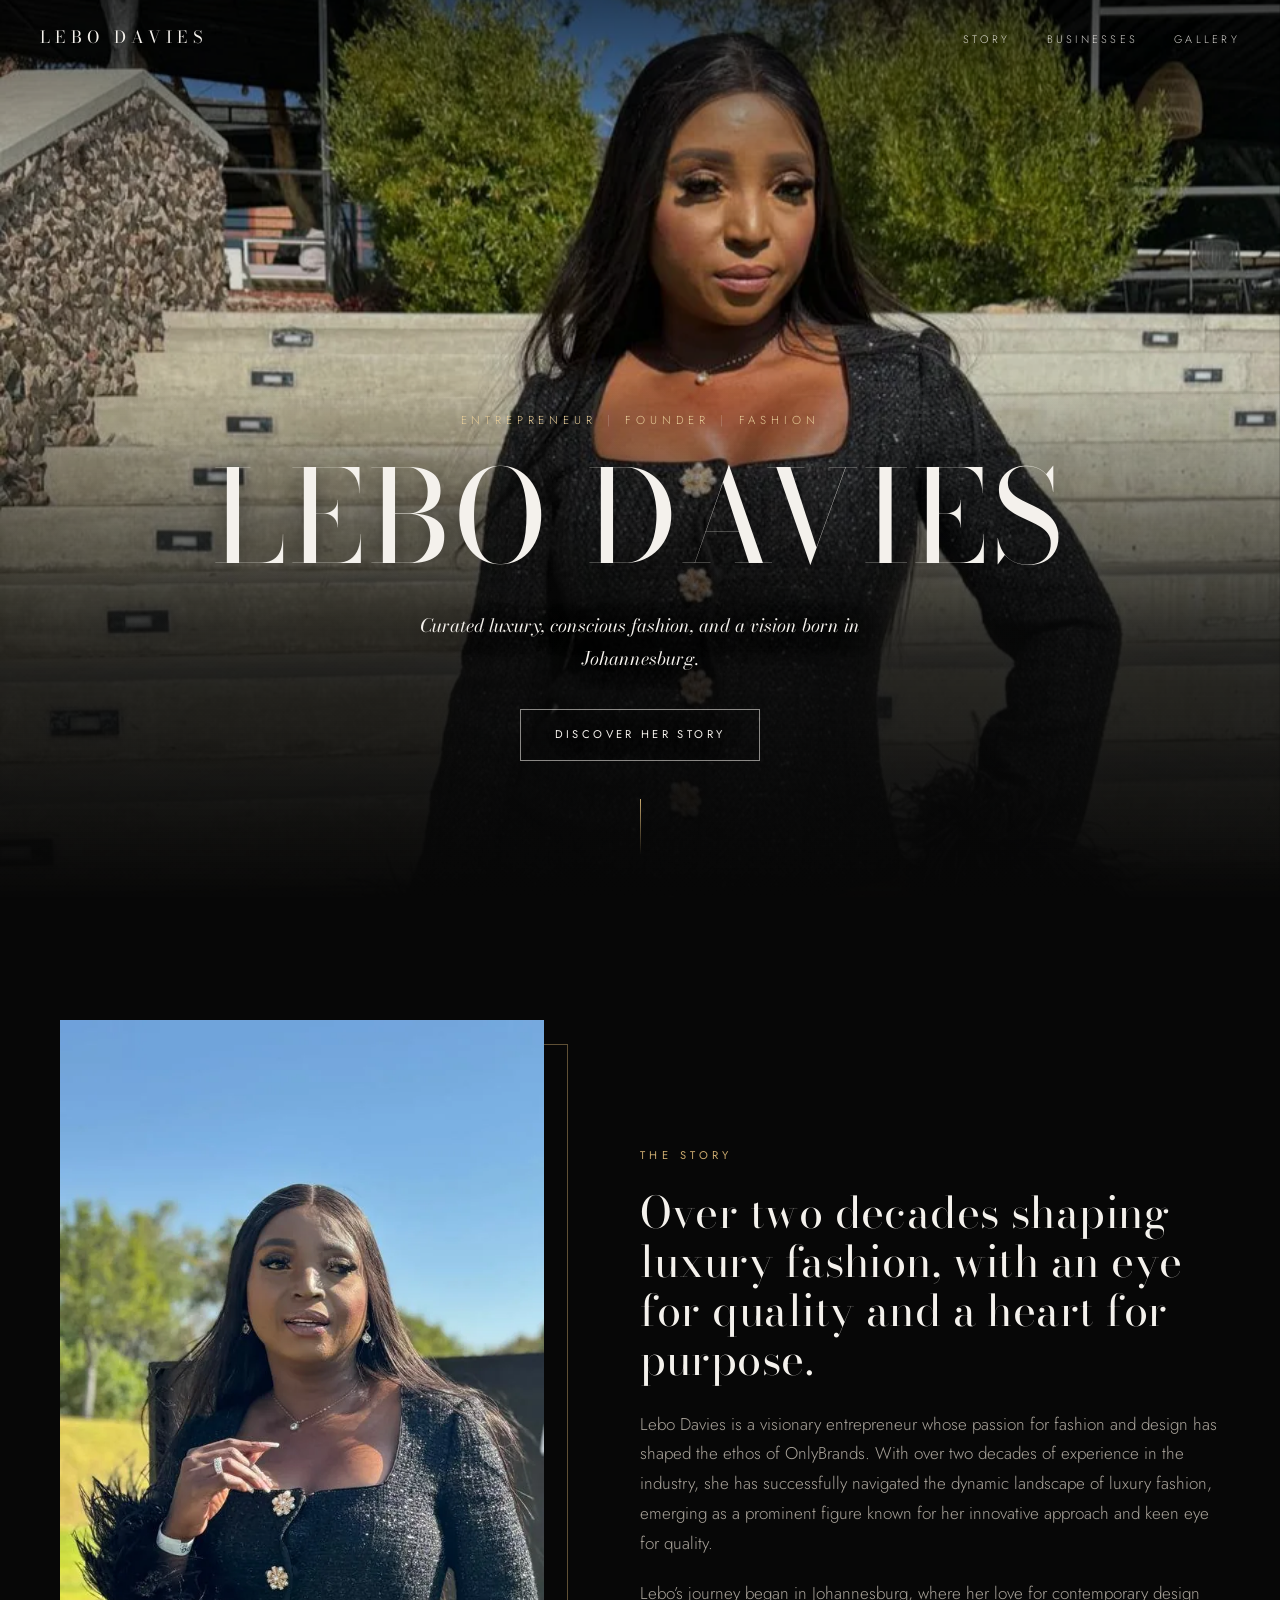
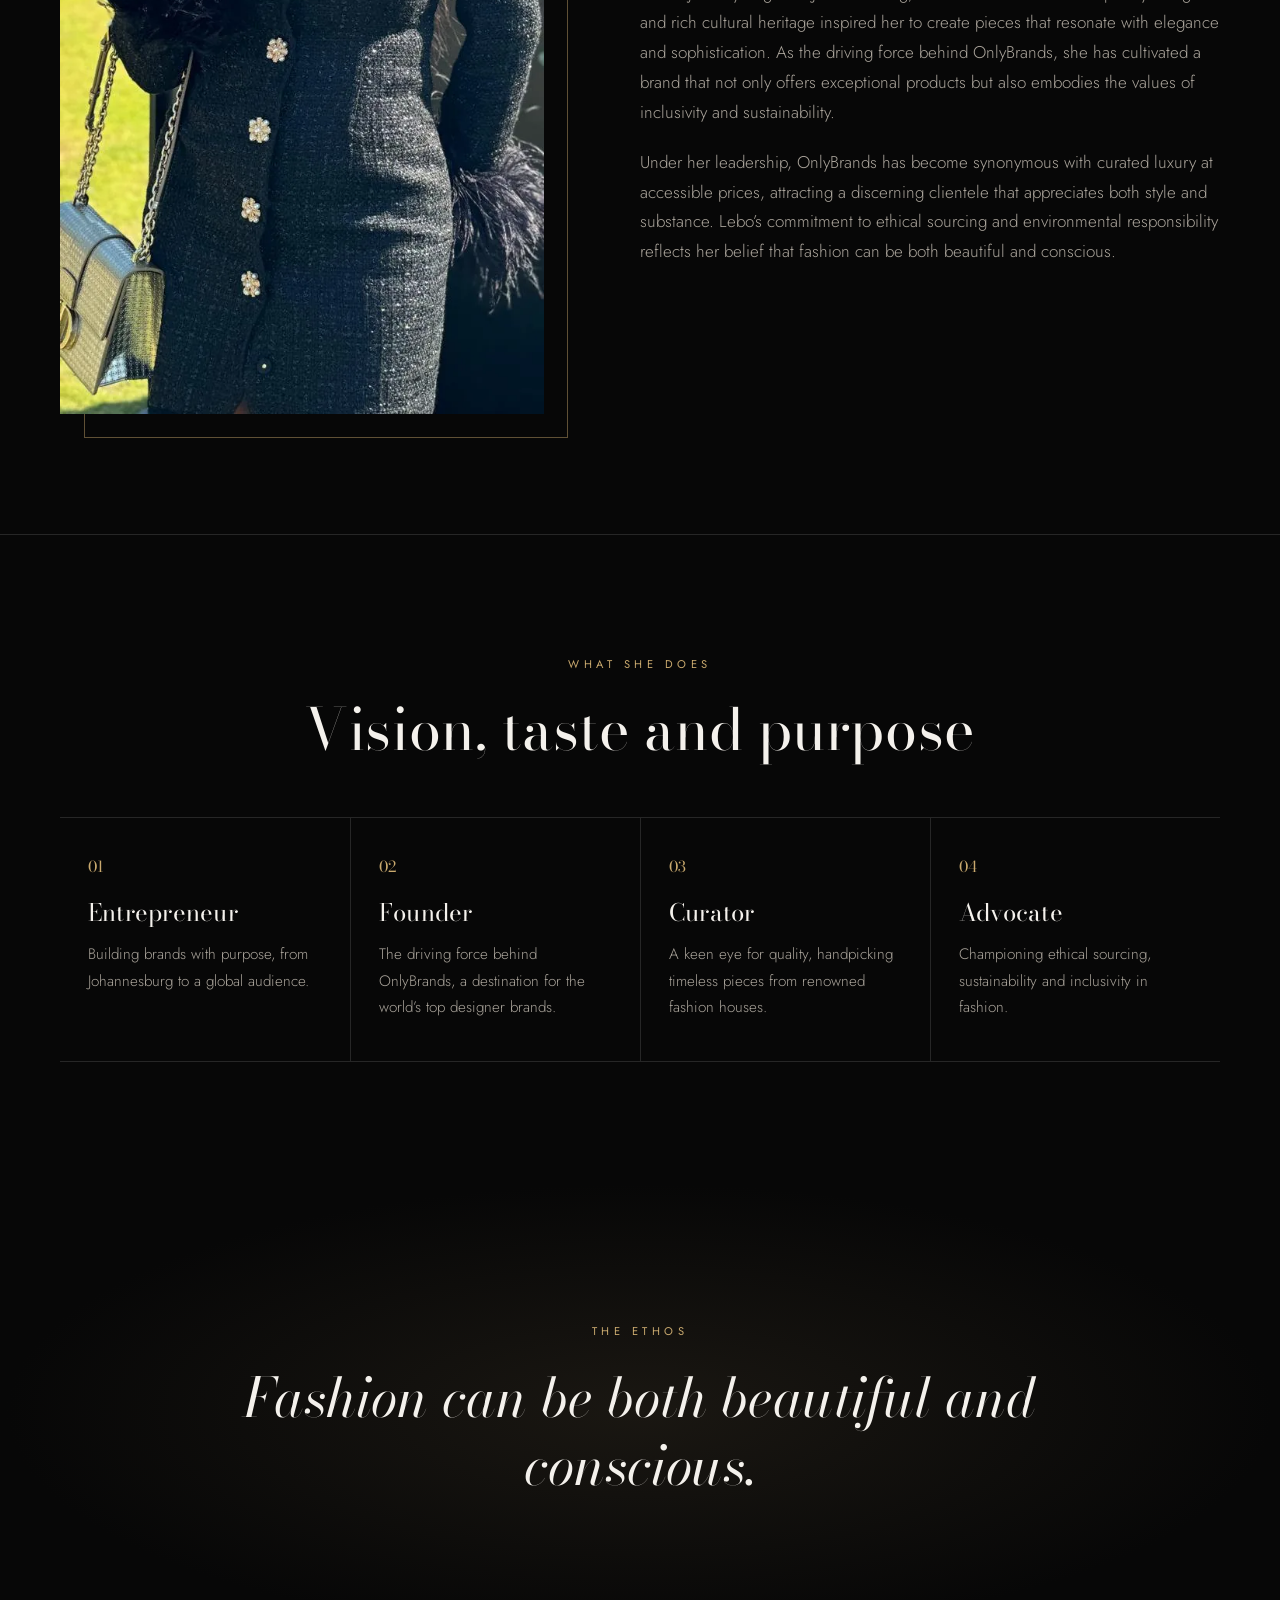
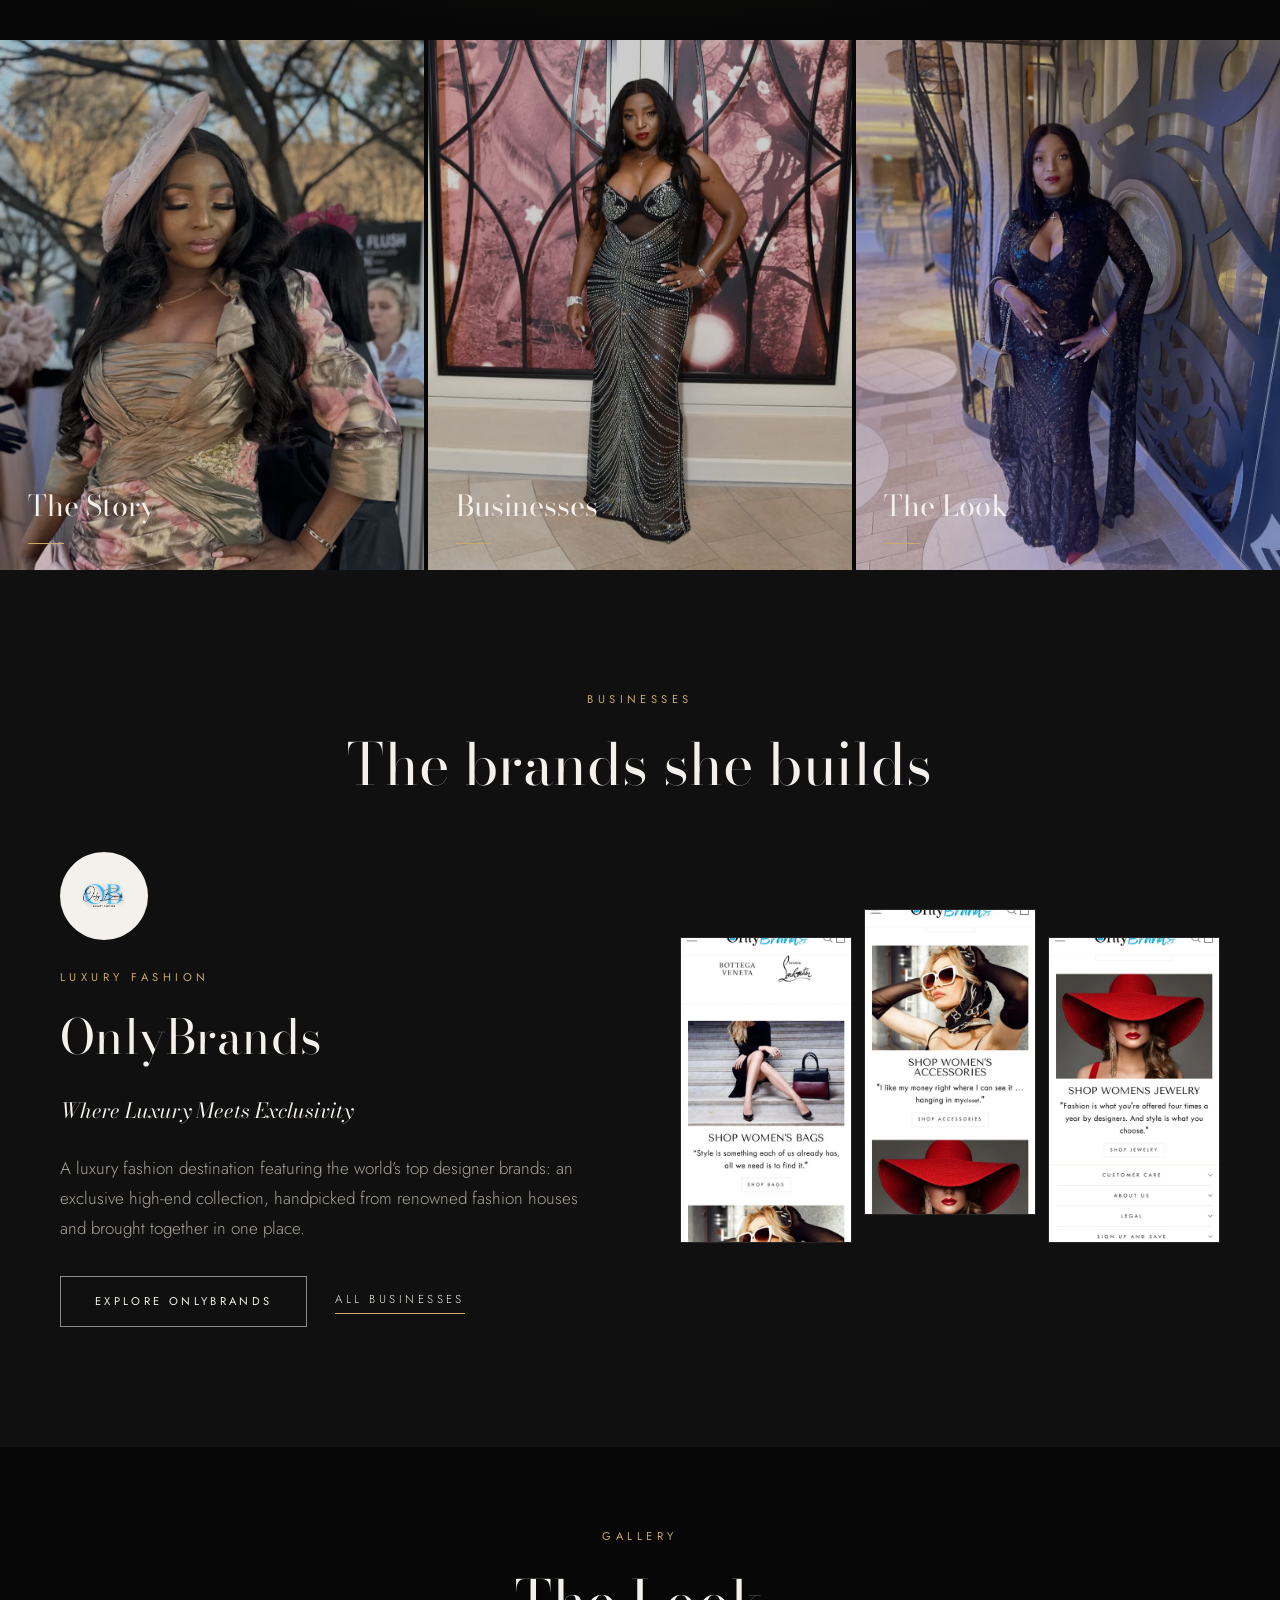
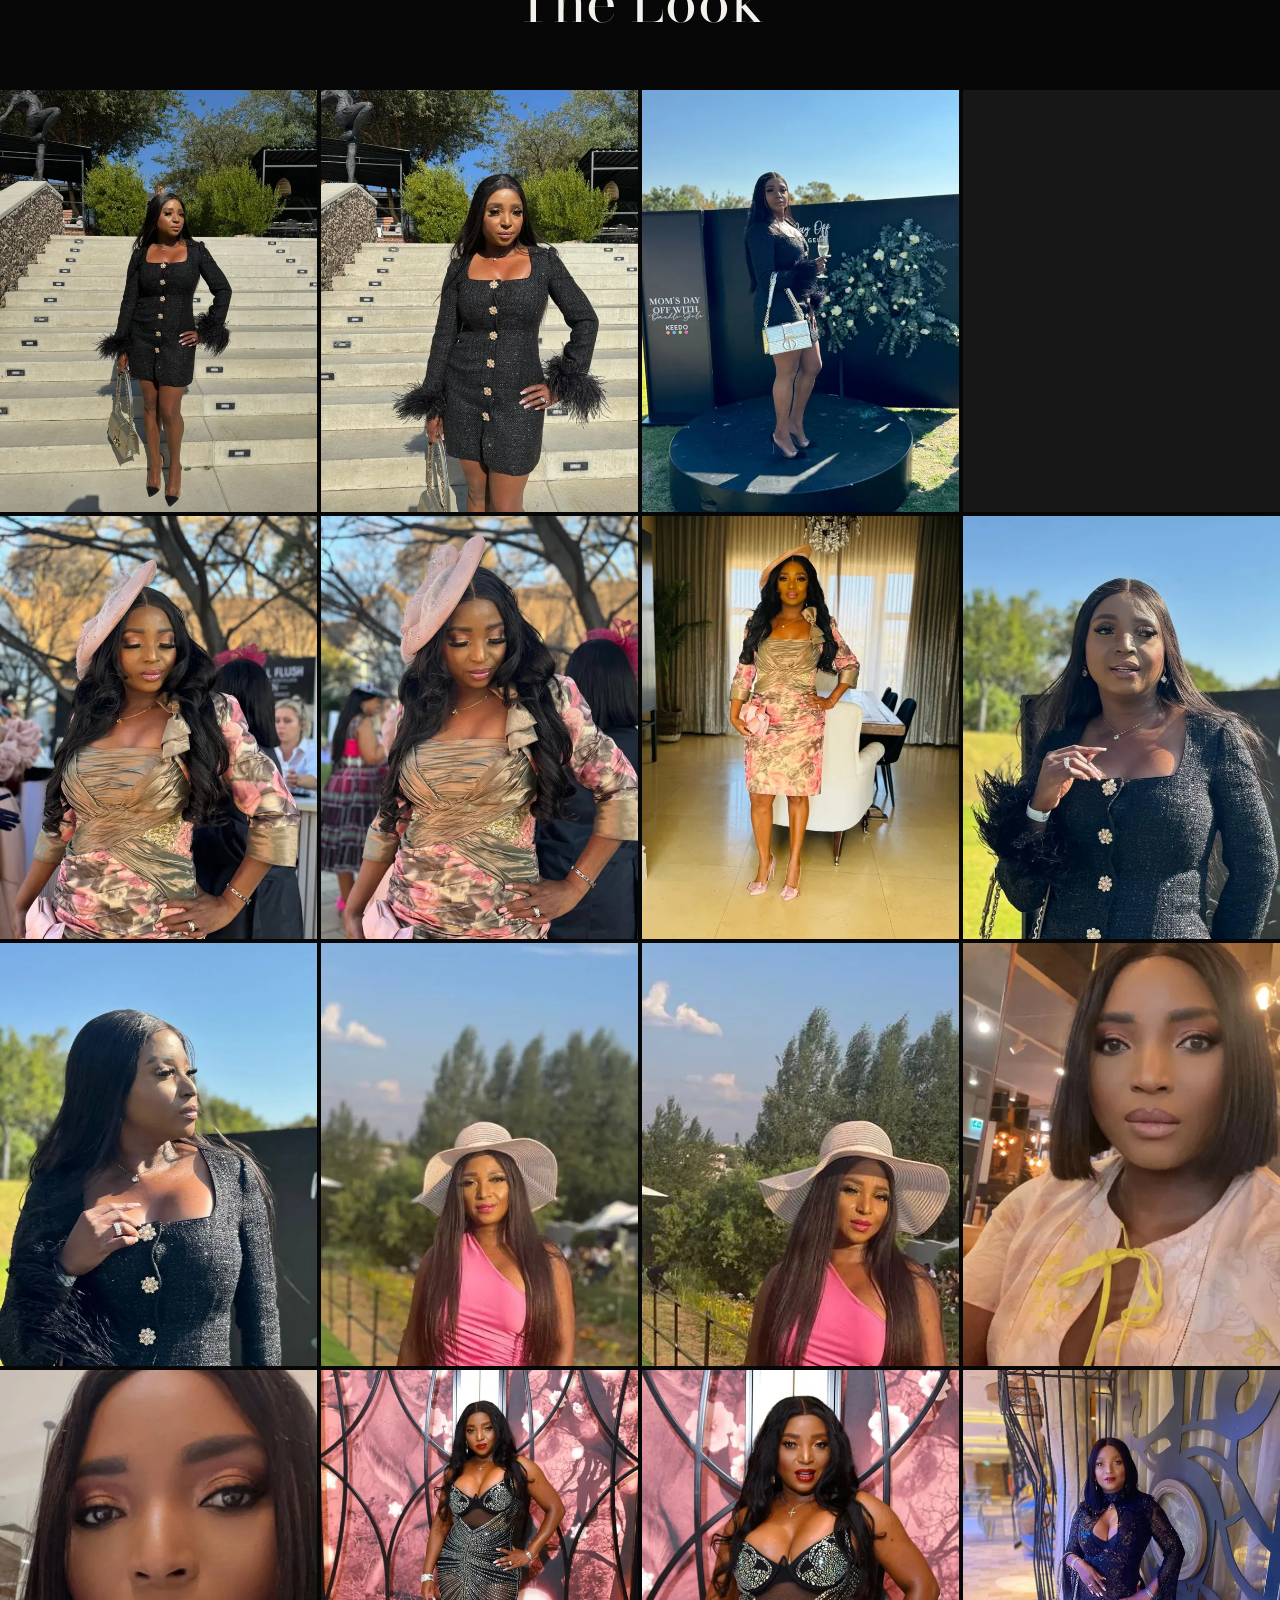
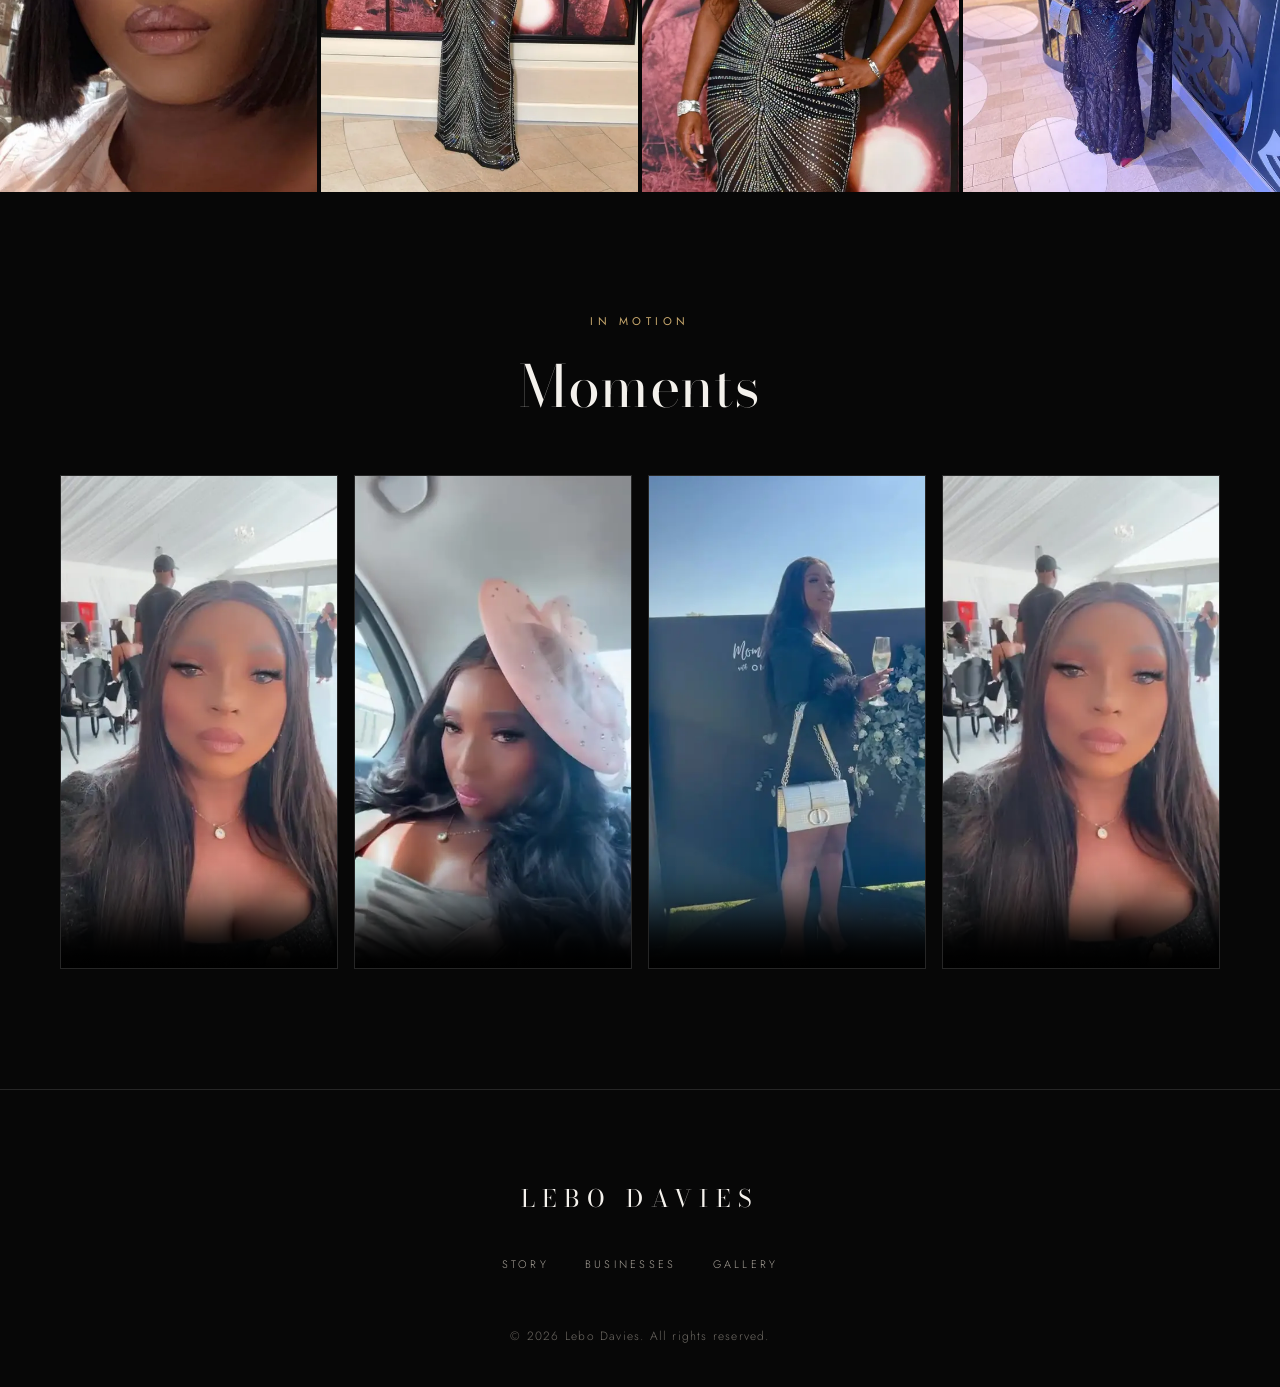
<file: index.html>
<!doctype html>
<html lang="en">
<head>
  <meta charset="utf-8">
  <meta name="viewport" content="width=device-width, initial-scale=1">
  <title>Lebo Davies | Entrepreneur</title>
  <meta name="description" content="Lebo Davies: Johannesburg-born entrepreneur with over two decades in luxury fashion, and founder of OnlyBrands.">
  <meta name="theme-color" content="#070707">
  <link rel="canonical" href="https://lebodavies.com/">
  <meta property="og:type" content="website">
  <meta property="og:url" content="https://lebodavies.com/">
  <meta property="og:title" content="Lebo Davies | Entrepreneur">
  <meta property="og:description" content="Lebo Davies: Johannesburg-born entrepreneur with over two decades in luxury fashion, and founder of OnlyBrands.">
  <meta property="og:image" content="https://lebodavies.com/assets/img/share.jpg">
  <meta name="twitter:card" content="summary_large_image">
  <link rel="preload" as="image" href="/assets/img/hero.webp">
  <script type="application/ld+json">{"@context": "https://schema.org", "@type": "Person", "name": "Lebo Davies", "url": "https://lebodavies.com/", "image": "https://lebodavies.com/assets/img/share.jpg", "jobTitle": "Entrepreneur", "description": "Lebo Davies: Johannesburg-born entrepreneur with over two decades in luxury fashion, and founder of OnlyBrands."}</script>
  <link rel="icon" href="/assets/img/favicon.png">
  <link rel="apple-touch-icon" href="/assets/img/apple-touch-icon.png">
  <link rel="preconnect" href="https://fonts.googleapis.com">
  <link rel="preconnect" href="https://fonts.gstatic.com" crossorigin>
  <link rel="stylesheet" href="https://fonts.googleapis.com/css2?family=Bodoni+Moda:ital,opsz,wght@0,6..96,400;1,6..96,400&family=Jost:wght@300;400&display=swap">
  <link rel="stylesheet" href="/assets/css/style.css">
  <script>document.documentElement.classList.add("js")</script>
</head>
<body>
  <header class="site-header">
    <div class="wrap">
      <a class="brand" href="/">Lebo Davies</a>
      <button class="nav-toggle" aria-expanded="false" aria-controls="site-nav">Menu</button>
      <nav class="site-nav" id="site-nav" aria-label="Main">
        <ul>
          <li><a href="/#story">Story</a></li>
          <li><a href="/entrepreneur/">Businesses</a></li>
          <li><a href="/#gallery">Gallery</a></li>
        </ul>
      </nav>
    </div>
  </header>

  <main>
    <section class="hero">
      <img class="hero-media" src="/assets/img/hero.webp" width="900" height="1200" alt="Lebo Davies in a black tweed dress with feather cuffs" fetchpriority="high">
      <div class="hero-content">
        <p class="roles"><span>Entrepreneur</span><span>Founder</span><span>Fashion</span></p>
        <h1>Lebo Davies</h1>
        <p class="lede">Curated luxury, conscious fashion, and a vision born in Johannesburg.</p>
        <a class="btn" href="#story">Discover her story</a>
        <span class="scroll-cue" aria-hidden="true"></span>
      </div>
    </section>

    <section class="section story" id="story">
      <div class="wrap split">
        <figure class="story-figure reveal" style="margin: 0">
          <img src="/assets/img/about.webp" width="623" height="1280" alt="Lebo Davies in a black tweed dress with feather cuffs" loading="lazy" decoding="async">
        </figure>
        <div class="reveal">
          <span class="eyebrow">The Story</span>
          <h2>Over two decades shaping luxury fashion, with an eye for quality and a heart for purpose.</h2>
          <div class="prose">
            <p>Lebo Davies is a visionary entrepreneur whose passion for fashion and design has shaped the ethos of OnlyBrands. With over two decades of experience in the industry, she has successfully navigated the dynamic landscape of luxury fashion, emerging as a prominent figure known for her innovative approach and keen eye for quality.</p>
            <p>Lebo’s journey began in Johannesburg, where her love for contemporary design and rich cultural heritage inspired her to create pieces that resonate with elegance and sophistication. As the driving force behind OnlyBrands, she has cultivated a brand that not only offers exceptional products but also embodies the values of inclusivity and sustainability.</p>
            <p>Under her leadership, OnlyBrands has become synonymous with curated luxury at accessible prices, attracting a discerning clientele that appreciates both style and substance. Lebo’s commitment to ethical sourcing and environmental responsibility reflects her belief that fashion can be both beautiful and conscious.</p>
          </div>
        </div>
      </div>
    </section>

    <hr class="rule">

    <section class="section">
      <div class="wrap">
        <div class="center reveal">
          <span class="eyebrow">What she does</span>
          <h2>Vision, taste and purpose</h2>
        </div>
        <div class="pillars reveal">
          <div class="pillar">
            <span class="num">01</span>
            <h3>Entrepreneur</h3>
            <p>Building brands with purpose, from Johannesburg to a global audience.</p>
          </div>
          <div class="pillar">
            <span class="num">02</span>
            <h3>Founder</h3>
            <p>The driving force behind OnlyBrands, a destination for the world’s top designer brands.</p>
          </div>
          <div class="pillar">
            <span class="num">03</span>
            <h3>Curator</h3>
            <p>A keen eye for quality, handpicking timeless pieces from renowned fashion houses.</p>
          </div>
          <div class="pillar">
            <span class="num">04</span>
            <h3>Advocate</h3>
            <p>Championing ethical sourcing, sustainability and inclusivity in fashion.</p>
          </div>
        </div>
      </div>
    </section>

    <section class="ethos">
      <div class="wrap reveal">
        <span class="eyebrow">The Ethos</span>
        <blockquote>Fashion can be both beautiful and conscious.</blockquote>
      </div>
    </section>

    <section class="tiles" aria-label="Explore">
      <a class="tile" href="/#story">
        <img src="/assets/img/gallery-05-large.webp" alt="Portrait of Lebo Davies in a floral dress and pink fascinator" loading="lazy" decoding="async">
        <span>The Story</span>
      </a>
      <a class="tile" href="/entrepreneur/">
        <img src="/assets/img/gallery-14-large.webp" alt="Lebo Davies in an embellished sheer gown" loading="lazy" decoding="async">
        <span>Businesses</span>
      </a>
      <a class="tile" href="/#gallery">
        <img src="/assets/img/gallery-16-large.webp" alt="Lebo Davies in a navy sequinned gown with long sleeves" loading="lazy" decoding="async">
        <span>The Look</span>
      </a>
    </section>

    <section class="section section-alt" id="businesses">
      <div class="wrap">
        <div class="center reveal">
          <span class="eyebrow">Businesses</span>
          <h2>The brands she builds</h2>
        </div>
        <div class="venture-feature reveal">
          <div>
            <img class="venture-logo" src="/assets/img/onlybrands-logo.png" width="240" height="240" alt="OnlyBrands logo" loading="lazy">
            <span class="eyebrow">Luxury fashion</span>
            <h3 style="font-size: clamp(2rem, 4vw, 3rem)">OnlyBrands</h3>
            <p class="venture-tagline">Where Luxury Meets Exclusivity</p>
            <p class="muted">A luxury fashion destination featuring the world’s top designer brands: an exclusive high-end collection, handpicked from renowned fashion houses and brought together in one place.</p>
            <div class="venture-meta">
              <a class="btn" href="/entrepreneur/#onlybrands">Explore OnlyBrands</a>
              <a class="link" href="/entrepreneur/">All businesses</a>
            </div>
          </div>
          <div class="screens">
            <img src="/assets/img/onlybrands-3.webp" width="432" height="768" alt="OnlyBrands app showing women's bags" loading="lazy" decoding="async">
            <img src="/assets/img/onlybrands-4.webp" width="432" height="768" alt="OnlyBrands app showing women's accessories" loading="lazy" decoding="async">
            <img src="/assets/img/onlybrands-5.webp" width="432" height="768" alt="OnlyBrands app showing women's jewellery" loading="lazy" decoding="async">
          </div>
        </div>
      </div>
    </section>

    <section class="section-tight" id="gallery" style="padding-bottom: 0">
      <div class="wrap center reveal" style="margin-bottom: 56px">
        <span class="eyebrow">Gallery</span>
        <h2>The Look</h2>
      </div>
      <div class="gallery">
      <a href="/assets/img/gallery-01-large.webp"><img src="/assets/img/gallery-01.webp" width="600" height="800" alt="Lebo Davies in a black tweed mini dress with feather cuffs on outdoor steps" loading="lazy" decoding="async"></a>
      <a href="/assets/img/gallery-02-large.webp"><img src="/assets/img/gallery-02.webp" width="600" height="800" alt="Lebo Davies in a black tweed dress with jewelled buttons, posing on outdoor steps" loading="lazy" decoding="async"></a>
      <a href="/assets/img/gallery-03-large.webp"><img src="/assets/img/gallery-03.webp" width="600" height="800" alt="Lebo Davies in a black dress at an outdoor event" loading="lazy" decoding="async"></a>
      <a href="/assets/img/gallery-04-large.webp"><img src="/assets/img/gallery-04.webp" width="452" height="1280" alt="Lebo Davies in a floral dress and pink fascinator at a race day" loading="lazy" decoding="async"></a>
      <a href="/assets/img/gallery-05-large.webp"><img src="/assets/img/gallery-05.webp" width="600" height="800" alt="Portrait of Lebo Davies in a floral dress and pink fascinator" loading="lazy" decoding="async"></a>
      <a href="/assets/img/gallery-06-large.webp"><img src="/assets/img/gallery-06.webp" width="600" height="800" alt="Lebo Davies in a floral dress and fascinator, hand on hip" loading="lazy" decoding="async"></a>
      <a href="/assets/img/gallery-07-large.webp"><img src="/assets/img/gallery-07.webp" width="600" height="800" alt="Lebo Davies in a floral dress indoors" loading="lazy" decoding="async"></a>
      <a href="/assets/img/gallery-08-large.webp"><img src="/assets/img/gallery-08.webp" width="600" height="1233" alt="Lebo Davies in a black tweed dress with feather cuffs" loading="lazy" decoding="async"></a>
      <a href="/assets/img/gallery-09-large.webp"><img src="/assets/img/gallery-09.webp" width="588" height="1280" alt="Lebo Davies in a black tweed dress, looking away" loading="lazy" decoding="async"></a>
      <a href="/assets/img/gallery-10-large.webp"><img src="/assets/img/gallery-10.webp" width="378" height="1280" alt="Lebo Davies in a pink ruched dress and wide-brim hat on a lawn" loading="lazy" decoding="async"></a>
      <a href="/assets/img/gallery-11-large.webp"><img src="/assets/img/gallery-11.webp" width="326" height="1280" alt="Lebo Davies in a pink dress and sun hat, full length" loading="lazy" decoding="async"></a>
      <a href="/assets/img/gallery-12-large.webp"><img src="/assets/img/gallery-12.webp" width="600" height="966" alt="Close-up portrait of Lebo Davies with a sleek bob" loading="lazy" decoding="async"></a>
      <a href="/assets/img/gallery-13-large.webp"><img src="/assets/img/gallery-13.webp" width="595" height="1280" alt="Close-up of Lebo Davies in a blush top" loading="lazy" decoding="async"></a>
      <a href="/assets/img/gallery-14-large.webp"><img src="/assets/img/gallery-14.webp" width="600" height="751" alt="Lebo Davies in an embellished sheer gown" loading="lazy" decoding="async"></a>
      <a href="/assets/img/gallery-15-large.webp"><img src="/assets/img/gallery-15.webp" width="600" height="751" alt="Lebo Davies in an embellished gown, hand on hip" loading="lazy" decoding="async"></a>
      <a href="/assets/img/gallery-16-large.webp"><img src="/assets/img/gallery-16.webp" width="600" height="800" alt="Lebo Davies in a navy sequinned gown with long sleeves" loading="lazy" decoding="async"></a>
      </div>
    </section>

    <section class="section">
      <div class="wrap">
        <div class="center reveal">
          <span class="eyebrow">In Motion</span>
          <h2>Moments</h2>
        </div>
        <div class="videos reveal">
        <video src="/assets/video/video-1.mp4" poster="/assets/img/video-1-poster.webp" controls playsinline preload="none" aria-label="Video of Lebo Davies"></video>
        <video src="/assets/video/video-2.mp4" poster="/assets/img/video-2-poster.webp" controls playsinline preload="none" aria-label="Video of Lebo Davies"></video>
        <video src="/assets/video/video-3.mp4" poster="/assets/img/video-3-poster.webp" controls playsinline preload="none" aria-label="Video of Lebo Davies"></video>
        <video src="/assets/video/video-4.mp4" poster="/assets/img/video-4-poster.webp" controls playsinline preload="none" aria-label="Video of Lebo Davies"></video>
        </div>
      </div>
    </section>
  </main>

  <div class="lightbox" aria-hidden="true" role="dialog" aria-label="Photo viewer">
    <button class="lb-close" aria-label="Close">&times;</button>
    <button class="lb-prev" aria-label="Previous photo">&lsaquo;</button>
    <img alt="">
    <button class="lb-next" aria-label="Next photo">&rsaquo;</button>
    <span class="lb-count"></span>
  </div>

  <footer class="site-footer">
    <div class="wrap">
      <a class="brand" href="/">Lebo Davies</a>
      <ul class="footer-nav">
        <li><a href="/#story">Story</a></li>
        <li><a href="/entrepreneur/">Businesses</a></li>
        <li><a href="/#gallery">Gallery</a></li>
      </ul>
      <p class="copyright">&copy; <span data-year></span> Lebo Davies. All rights reserved.</p>
    </div>
  </footer>

  <script src="/assets/js/main.js"></script>
</body>
</html>
</file>
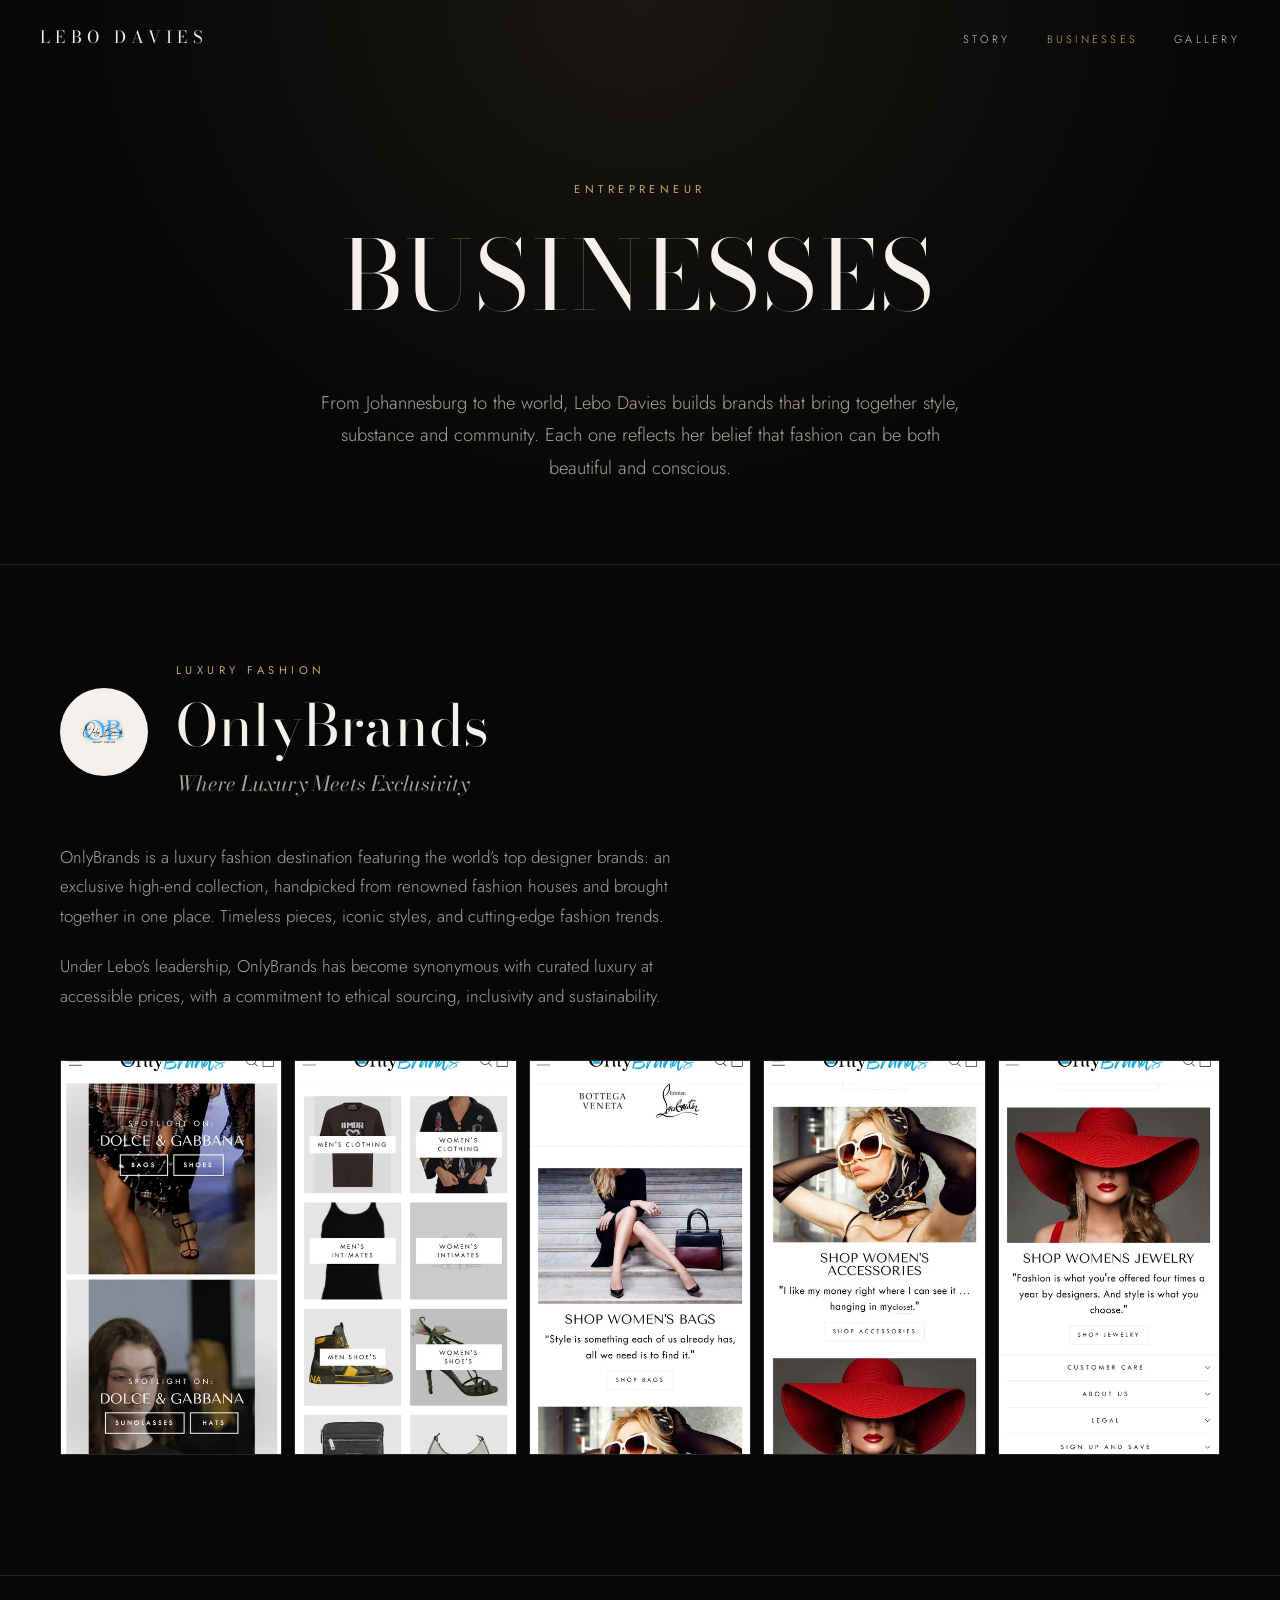
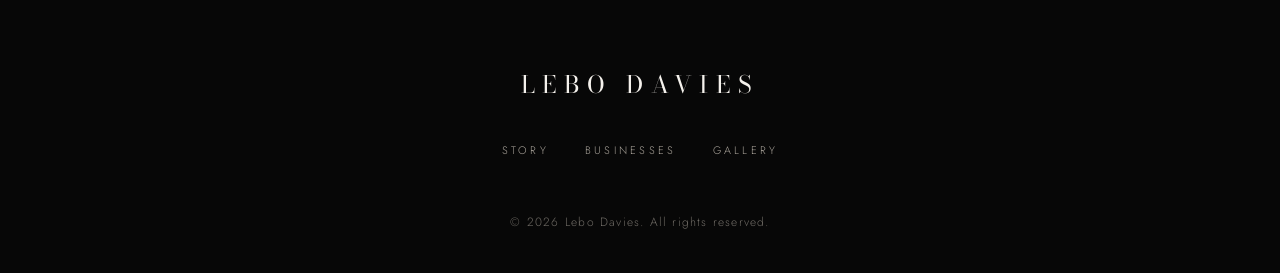
<file: entrepreneur/index.html>
<!doctype html>
<html lang="en">
<head>
  <meta charset="utf-8">
  <meta name="viewport" content="width=device-width, initial-scale=1">
  <title>Businesses | Lebo Davies</title>
  <meta name="description" content="The businesses founded and led by Lebo Davies, including OnlyBrands, a luxury fashion destination featuring the world’s top designer brands.">
  <meta name="theme-color" content="#070707">
  <link rel="canonical" href="https://lebodavies.com/entrepreneur/">
  <meta property="og:type" content="website">
  <meta property="og:url" content="https://lebodavies.com/entrepreneur/">
  <meta property="og:title" content="Businesses | Lebo Davies">
  <meta property="og:description" content="The businesses founded and led by Lebo Davies, including OnlyBrands, a luxury fashion destination featuring the world’s top designer brands.">
  <meta property="og:image" content="https://lebodavies.com/assets/img/share.jpg">
  <meta name="twitter:card" content="summary_large_image">
  <script type="application/ld+json">{"@context": "https://schema.org", "@type": "Organization", "name": "OnlyBrands", "url": "https://lebodavies.com/entrepreneur/#onlybrands", "logo": "https://lebodavies.com/assets/img/onlybrands-logo.png", "description": "A luxury fashion destination featuring the world’s top designer brands.", "founder": {"@type": "Person", "name": "Lebo Davies", "url": "https://lebodavies.com/"}}</script>
  <link rel="icon" href="/assets/img/favicon.png">
  <link rel="apple-touch-icon" href="/assets/img/apple-touch-icon.png">
  <link rel="preconnect" href="https://fonts.googleapis.com">
  <link rel="preconnect" href="https://fonts.gstatic.com" crossorigin>
  <link rel="stylesheet" href="https://fonts.googleapis.com/css2?family=Bodoni+Moda:ital,opsz,wght@0,6..96,400;1,6..96,400&family=Jost:wght@300;400&display=swap">
  <link rel="stylesheet" href="/assets/css/style.css">
  <script>document.documentElement.classList.add("js")</script>
</head>
<body>
  <header class="site-header">
    <div class="wrap">
      <a class="brand" href="/">Lebo Davies</a>
      <button class="nav-toggle" aria-expanded="false" aria-controls="site-nav">Menu</button>
      <nav class="site-nav" id="site-nav" aria-label="Main">
        <ul>
          <li><a href="/#story">Story</a></li>
          <li><a href="/entrepreneur/" aria-current="page">Businesses</a></li>
          <li><a href="/#gallery">Gallery</a></li>
        </ul>
      </nav>
    </div>
  </header>

  <main>
    <section class="page-intro">
      <div class="wrap">
        <span class="eyebrow">Entrepreneur</span>
        <h1>Businesses</h1>
        <p class="lede">From Johannesburg to the world, Lebo Davies builds brands that bring together style, substance and community. Each one reflects her belief that fashion can be both beautiful and conscious.</p>
      </div>
    </section>

    <!--
      One <section class="venture"> per business. To add another:
        1. Copy everything from <section class="venture" ...> to its </section>.
        2. Paste it below the last business and change the id, logo, name, text and images.
        3. On the home page (index.html), add it to the Businesses section.
    -->

    <section class="venture" id="onlybrands">
      <div class="wrap">
        <div class="venture-head reveal">
          <img class="venture-logo" src="/assets/img/onlybrands-logo.png" width="240" height="240" alt="OnlyBrands logo">
          <div>
            <span class="eyebrow" style="margin-bottom: 0.8rem">Luxury fashion</span>
            <h2>OnlyBrands</h2>
            <p class="venture-tagline">Where Luxury Meets Exclusivity</p>
          </div>
        </div>
        <div class="prose reveal">
          <p>OnlyBrands is a luxury fashion destination featuring the world’s top designer brands: an exclusive high-end collection, handpicked from renowned fashion houses and brought together in one place. Timeless pieces, iconic styles, and cutting-edge fashion trends.</p>
          <p>Under Lebo’s leadership, OnlyBrands has become synonymous with curated luxury at accessible prices, with a commitment to ethical sourcing, inclusivity and sustainability.</p>
        </div>
        <!-- When OnlyBrands has its own website, remove the comment marks around this button and put in its address:
        <a class="btn" href="https://example.com" target="_blank" rel="noopener">Visit OnlyBrands</a>
        -->
        <div class="strip reveal">
          <img src="/assets/img/onlybrands-1.webp" width="432" height="768" alt="OnlyBrands app showing Dolce & Gabbana" loading="lazy" decoding="async">
          <img src="/assets/img/onlybrands-2.webp" width="432" height="768" alt="OnlyBrands app showing women's clothing categories" loading="lazy" decoding="async">
          <img src="/assets/img/onlybrands-3.webp" width="432" height="768" alt="OnlyBrands app showing women's bags" loading="lazy" decoding="async">
          <img src="/assets/img/onlybrands-4.webp" width="432" height="768" alt="OnlyBrands app showing women's accessories" loading="lazy" decoding="async">
          <img src="/assets/img/onlybrands-5.webp" width="432" height="768" alt="OnlyBrands app showing women's jewellery" loading="lazy" decoding="async">
        </div>
      </div>
    </section>
  </main>

  <footer class="site-footer">
    <div class="wrap">
      <a class="brand" href="/">Lebo Davies</a>
      <ul class="footer-nav">
        <li><a href="/#story">Story</a></li>
        <li><a href="/entrepreneur/">Businesses</a></li>
        <li><a href="/#gallery">Gallery</a></li>
      </ul>
      <p class="copyright">&copy; <span data-year></span> Lebo Davies. All rights reserved.</p>
    </div>
  </footer>

  <script src="/assets/js/main.js"></script>
</body>
</html>
</file>
<file: assets/css/style.css>
:root {
  --bg: #070707;
  --bg-2: #101010;
  --bg-3: #171717;
  --ink: #f4f1ec;
  --muted: #a9a39a;
  --line: #262626;
  --accent: #c9a96e;
  --serif: "Bodoni Moda", Didot, Georgia, "Times New Roman", serif;
  --sans: "Jost", "Helvetica Neue", Arial, sans-serif;
  --max: 1240px;
  --ease: cubic-bezier(0.2, 0.7, 0.2, 1);
}

*,
*::before,
*::after {
  box-sizing: border-box;
}

html {
  scroll-behavior: smooth;
}

body {
  margin: 0;
  background: var(--bg);
  color: var(--ink);
  font-family: var(--sans);
  font-size: 17px;
  font-weight: 300;
  line-height: 1.75;
  -webkit-font-smoothing: antialiased;
}

img,
video {
  display: block;
  max-width: 100%;
  height: auto;
}

a {
  color: inherit;
}

h1,
h2,
h3 {
  font-family: var(--serif);
  font-weight: 400;
  line-height: 1.12;
  letter-spacing: 0.01em;
  margin: 0 0 0.6em;
}

h2 {
  font-size: clamp(2.1rem, 4.6vw, 3.6rem);
}

h3 {
  font-size: 1.5rem;
}

p {
  margin: 0 0 1.2em;
}

.eyebrow {
  display: block;
  font-family: var(--sans);
  font-size: 0.7rem;
  font-weight: 400;
  letter-spacing: 0.4em;
  text-transform: uppercase;
  color: var(--accent);
  margin: 0 0 1.4rem;
}

.lede {
  font-size: 1.15rem;
  color: var(--muted);
}

.muted {
  color: var(--muted);
}

.wrap {
  width: 100%;
  max-width: var(--max);
  margin: 0 auto;
  padding: 0 16px;
}

@media (min-width: 720px) {
  .wrap {
    padding: 0 40px;
  }
}

.center {
  text-align: center;
}

.center .prose,
.center .lede {
  margin-left: auto;
  margin-right: auto;
}

/* Buttons */

.btn {
  display: inline-block;
  padding: 15px 34px;
  border: 1px solid rgba(244, 241, 236, 0.55);
  color: var(--ink);
  text-decoration: none;
  font-family: var(--sans);
  font-size: 0.7rem;
  font-weight: 400;
  letter-spacing: 0.3em;
  text-transform: uppercase;
  background: transparent;
  cursor: pointer;
  transition: background 0.3s, color 0.3s, border-color 0.3s;
}

.btn:hover {
  background: var(--ink);
  color: var(--bg);
  border-color: var(--ink);
}

.link {
  font-size: 0.72rem;
  letter-spacing: 0.3em;
  text-transform: uppercase;
  text-decoration: none;
  border-bottom: 1px solid var(--accent);
  padding-bottom: 4px;
}

/* Header */

.site-header {
  position: fixed;
  top: 0;
  left: 0;
  right: 0;
  z-index: 50;
  transition: background 0.4s, border-color 0.4s;
  border-bottom: 1px solid transparent;
}

.site-header.solid {
  background: rgba(7, 7, 7, 0.92);
  backdrop-filter: blur(10px);
  border-bottom-color: var(--line);
}

.site-header .wrap {
  display: flex;
  align-items: center;
  justify-content: space-between;
  height: 76px;
  max-width: none;
}

.brand {
  font-family: var(--serif);
  font-size: 1.05rem;
  letter-spacing: 0.32em;
  text-transform: uppercase;
  text-decoration: none;
}

.nav-toggle {
  display: none;
  background: none;
  border: 0;
  color: var(--ink);
  font: inherit;
  font-size: 0.7rem;
  letter-spacing: 0.3em;
  text-transform: uppercase;
  cursor: pointer;
  padding: 10px 0;
}

.site-nav ul {
  display: flex;
  gap: 36px;
  list-style: none;
  margin: 0;
  padding: 0;
}

.site-nav a {
  font-size: 0.68rem;
  letter-spacing: 0.3em;
  text-transform: uppercase;
  text-decoration: none;
  opacity: 0.85;
  transition: opacity 0.2s, color 0.2s;
}

.site-nav a:hover,
.site-nav a[aria-current="page"] {
  opacity: 1;
  color: var(--accent);
}

@media (max-width: 760px) {
  .nav-toggle {
    display: block;
  }

  .site-nav {
    position: fixed;
    inset: 76px 0 auto 0;
    background: var(--bg);
    border-bottom: 1px solid var(--line);
    display: none;
  }

  .site-nav.open {
    display: block;
  }

  .site-header:has(.site-nav.open) {
    background: var(--bg);
  }

  .site-nav ul {
    flex-direction: column;
    gap: 0;
    padding: 8px 16px 20px;
  }

  .site-nav a {
    display: block;
    padding: 14px 0;
    font-size: 0.8rem;
  }
}

/* Hero */

.hero {
  position: relative;
  min-height: 100vh;
  min-height: 100svh;
  display: flex;
  align-items: flex-end;
  justify-content: center;
  text-align: center;
  overflow: hidden;
  background: #000;
}

.hero-media {
  position: absolute;
  inset: 0;
  width: 100%;
  height: 100%;
  object-fit: cover;
  object-position: center 38%;
  transform: scale(1.06);
  animation: hero-zoom 14s var(--ease) forwards;
}

@keyframes hero-zoom {
  to {
    transform: scale(1);
  }
}

.hero::after {
  content: "";
  position: absolute;
  inset: 0;
  background:
    linear-gradient(180deg, rgba(0, 0, 0, 0.55) 0%, rgba(0, 0, 0, 0) 22%),
    linear-gradient(0deg, rgba(7, 7, 7, 1) 0%, rgba(7, 7, 7, 0.82) 30%, rgba(0, 0, 0, 0.15) 58%);
}

.hero-content {
  position: relative;
  z-index: 1;
  padding: 0 16px 5vh;
  text-shadow: 0 2px 24px rgba(0, 0, 0, 0.5);
}

.hero h1 {
  font-size: clamp(3rem, 10vw, 8rem);
  line-height: 0.95;
  letter-spacing: 0.03em;
  text-transform: uppercase;
  margin: 0 0 0.25em;
}

.roles {
  font-size: 0.72rem;
  letter-spacing: 0.42em;
  text-transform: uppercase;
  color: #e6cc98;
  margin-bottom: 1.6rem;
}

.roles span + span::before {
  content: "|";
  margin: 0 0.9em;
  color: rgba(244, 241, 236, 0.35);
}

.hero-content .lede {
  font-family: var(--serif);
  font-style: italic;
  color: var(--ink);
  max-width: 560px;
  margin: 0 auto 2.2rem;
}

.scroll-cue {
  display: block;
  width: 1px;
  height: 56px;
  margin: 2.4rem auto 0;
  background: linear-gradient(var(--accent), transparent);
}

/* Sections */

.section {
  padding: 120px 0;
}

.section-tight {
  padding: 80px 0;
}

.section-alt {
  background: var(--bg-2);
}

.rule {
  border: 0;
  border-top: 1px solid var(--line);
  margin: 0;
}

.split {
  display: grid;
  gap: 48px;
  align-items: center;
}

@media (min-width: 900px) {
  .split {
    grid-template-columns: 5fr 6fr;
    gap: 96px;
  }
}

.split img {
  width: 100%;
}

.prose {
  max-width: 620px;
}

.prose p {
  color: var(--muted);
}

/* Story */

.story {
  overflow-x: clip;
}

.story-figure {
  position: relative;
}

.story-figure::before {
  content: "";
  position: absolute;
  inset: 24px -24px -24px 24px;
  border: 1px solid var(--accent);
  opacity: 0.45;
  z-index: -1;
}

.story h2 {
  font-size: clamp(1.9rem, 3.4vw, 2.8rem);
}

/* What she does */

.pillars {
  display: grid;
  gap: 0;
  margin-top: 56px;
  border-top: 1px solid var(--line);
}

@media (min-width: 720px) {
  .pillars {
    grid-template-columns: repeat(2, 1fr);
  }
}

@media (min-width: 1000px) {
  .pillars {
    grid-template-columns: repeat(4, 1fr);
  }
}

.pillar {
  padding: 36px 28px 40px;
  border-bottom: 1px solid var(--line);
}

@media (min-width: 720px) {
  .pillar + .pillar {
    border-left: 1px solid var(--line);
  }
}

@media (min-width: 720px) and (max-width: 999px) {
  .pillar:nth-child(3) {
    border-left: 0;
  }
}

.pillar .num {
  display: block;
  font-family: var(--serif);
  font-size: 0.95rem;
  color: var(--accent);
  margin-bottom: 1.2rem;
}

.pillar p {
  font-size: 0.95rem;
  color: var(--muted);
  margin: 0;
}

/* Ethos */

.ethos {
  position: relative;
  padding: 140px 0;
  text-align: center;
  background: radial-gradient(ellipse at center, #1a1712 0%, var(--bg) 70%);
}

.ethos blockquote {
  margin: 0 auto;
  max-width: 900px;
  font-family: var(--serif);
  font-style: italic;
  font-size: clamp(1.9rem, 4.4vw, 3.4rem);
  line-height: 1.25;
}

/* Tiles */

.tiles {
  display: grid;
  gap: 4px;
  grid-template-columns: 1fr;
}

@media (min-width: 720px) {
  .tiles {
    grid-template-columns: repeat(3, 1fr);
  }
}

.tile {
  position: relative;
  display: block;
  overflow: hidden;
  aspect-ratio: 4 / 5;
  text-decoration: none;
}

.tile img {
  width: 100%;
  height: 100%;
  object-fit: cover;
  object-position: center 20%;
  transition: transform 1.2s var(--ease), filter 0.6s;
  filter: grayscale(0.25) brightness(0.8);
}

.tile:hover img {
  transform: scale(1.05);
  filter: grayscale(0) brightness(0.9);
}

.tile span {
  position: absolute;
  left: 28px;
  bottom: 26px;
  font-family: var(--serif);
  font-size: 1.8rem;
}

.tile span::after {
  content: "";
  display: block;
  width: 36px;
  height: 1px;
  margin-top: 12px;
  background: var(--accent);
  transition: width 0.5s var(--ease);
}

.tile:hover span::after {
  width: 72px;
}

/* Businesses */

.venture-feature {
  display: grid;
  gap: 48px;
  align-items: center;
  margin-top: 56px;
}

@media (min-width: 900px) {
  .venture-feature {
    grid-template-columns: 1fr 1fr;
    gap: 80px;
  }
}

.venture-logo {
  width: 88px;
  height: 88px;
  background: var(--ink);
  border-radius: 50%;
  padding: 10px;
  margin-bottom: 28px;
}

.venture-tagline {
  font-family: var(--serif);
  font-style: italic;
  font-size: 1.3rem;
  color: var(--ink);
}

.venture-meta {
  display: flex;
  flex-wrap: wrap;
  gap: 28px;
  align-items: center;
  margin-top: 32px;
}

.screens {
  display: grid;
  grid-template-columns: repeat(3, 1fr);
  gap: 12px;
}

.screens img {
  width: 100%;
  aspect-ratio: 9 / 16;
  object-fit: cover;
  object-position: top;
  border: 1px solid var(--line);
}

.screens img:nth-child(2) {
  transform: translateY(-28px);
}

.venture-more {
  margin-top: 64px;
  padding-top: 32px;
  border-top: 1px solid var(--line);
  color: var(--muted);
}

/* Gallery */

.gallery {
  display: grid;
  grid-template-columns: repeat(2, 1fr);
  gap: 4px;
}

@media (min-width: 900px) {
  .gallery {
    grid-template-columns: repeat(4, 1fr);
  }
}

.gallery a {
  display: block;
  overflow: hidden;
  background: var(--bg-3);
}

.gallery img {
  width: 100%;
  height: 100%;
  aspect-ratio: 3 / 4;
  object-fit: cover;
  object-position: center 20%;
  transition: transform 1s var(--ease), opacity 0.4s;
}

.gallery a:hover img {
  transform: scale(1.05);
  opacity: 0.85;
}

/* Videos */

.videos {
  display: grid;
  gap: 12px;
  grid-template-columns: repeat(2, 1fr);
  margin-top: 56px;
}

@media (min-width: 900px) {
  .videos {
    grid-template-columns: repeat(4, 1fr);
    gap: 16px;
  }
}

.videos video {
  width: 100%;
  aspect-ratio: 9 / 16;
  object-fit: cover;
  background: #000;
  border: 1px solid var(--line);
}

/* Page intro (inner pages) */

.page-intro {
  padding: 180px 0 80px;
  text-align: center;
  background: radial-gradient(ellipse at top, #1a1712 0%, var(--bg) 65%);
}

.page-intro h1 {
  font-size: clamp(2.8rem, 8vw, 6rem);
  text-transform: uppercase;
  letter-spacing: 0.04em;
}

.page-intro .lede {
  max-width: 640px;
  margin: 0 auto;
}

.venture {
  padding: 96px 0 120px;
  border-top: 1px solid var(--line);
}

.venture-head {
  display: flex;
  align-items: center;
  gap: 28px;
  margin-bottom: 40px;
}

.venture-head .venture-logo {
  margin: 0;
  flex: none;
}

.venture-head h2 {
  margin-bottom: 0.15em;
}

.venture-head .venture-tagline {
  margin: 0;
  color: var(--muted);
}

.strip {
  display: grid;
  grid-template-columns: repeat(2, 1fr);
  gap: 12px;
  margin-top: 48px;
}

@media (min-width: 720px) {
  .strip {
    grid-template-columns: repeat(5, 1fr);
  }
}

.strip img {
  width: 100%;
  aspect-ratio: 9 / 16;
  object-fit: cover;
  object-position: top;
  border: 1px solid var(--line);
}

.coming {
  padding: 96px 0 120px;
  border-top: 1px solid var(--line);
  text-align: center;
}

/* 404 */

.not-found {
  min-height: 80vh;
  display: flex;
  align-items: center;
  text-align: center;
  padding: 160px 0 80px;
}

.not-found h1 {
  font-size: clamp(2.6rem, 7vw, 5rem);
}

.not-found p {
  color: var(--muted);
}

/* Footer */

.site-footer {
  padding: 88px 0 40px;
  border-top: 1px solid var(--line);
  text-align: center;
}

.site-footer .brand {
  display: inline-block;
  font-size: 1.5rem;
  margin-bottom: 28px;
}

.footer-nav {
  display: flex;
  flex-wrap: wrap;
  justify-content: center;
  gap: 12px 36px;
  list-style: none;
  margin: 0 0 48px;
  padding: 0;
}

.footer-nav a {
  font-size: 0.68rem;
  letter-spacing: 0.3em;
  text-transform: uppercase;
  text-decoration: none;
  color: var(--muted);
}

.footer-nav a:hover {
  color: var(--accent);
}

.copyright {
  font-size: 0.75rem;
  letter-spacing: 0.1em;
  color: #6e6a64;
  margin: 0;
}

/* Lightbox */

.lightbox {
  position: fixed;
  inset: 0;
  z-index: 100;
  display: none;
  align-items: center;
  justify-content: center;
  padding: 56px 16px;
  background: rgba(0, 0, 0, 0.95);
}

.lightbox.open {
  display: flex;
}

.lightbox img {
  max-height: 88vh;
  width: auto;
}

.lightbox button {
  position: absolute;
  background: none;
  border: 0;
  color: var(--ink);
  font-family: var(--serif);
  font-size: 2.4rem;
  line-height: 1;
  cursor: pointer;
  padding: 12px 16px;
  opacity: 0.75;
}

.lightbox button:hover {
  opacity: 1;
}

.lightbox .lb-close {
  top: 8px;
  right: 8px;
}

.lightbox .lb-prev {
  left: 4px;
  top: 50%;
  transform: translateY(-50%);
}

.lightbox .lb-next {
  right: 4px;
  top: 50%;
  transform: translateY(-50%);
}

.lightbox .lb-count {
  position: absolute;
  bottom: 16px;
  left: 0;
  right: 0;
  text-align: center;
  font-size: 0.7rem;
  letter-spacing: 0.3em;
  color: var(--muted);
}

/* Reveal on scroll */

.js .reveal {
  opacity: 0;
  transform: translateY(28px);
  transition: opacity 1s var(--ease), transform 1s var(--ease);
}

.js .reveal.in {
  opacity: 1;
  transform: none;
}

@media (prefers-reduced-motion: reduce) {
  html {
    scroll-behavior: auto;
  }

  .hero-media {
    animation: none;
    transform: none;
  }

  .js .reveal {
    opacity: 1;
    transform: none;
    transition: none;
  }
}
</file>
